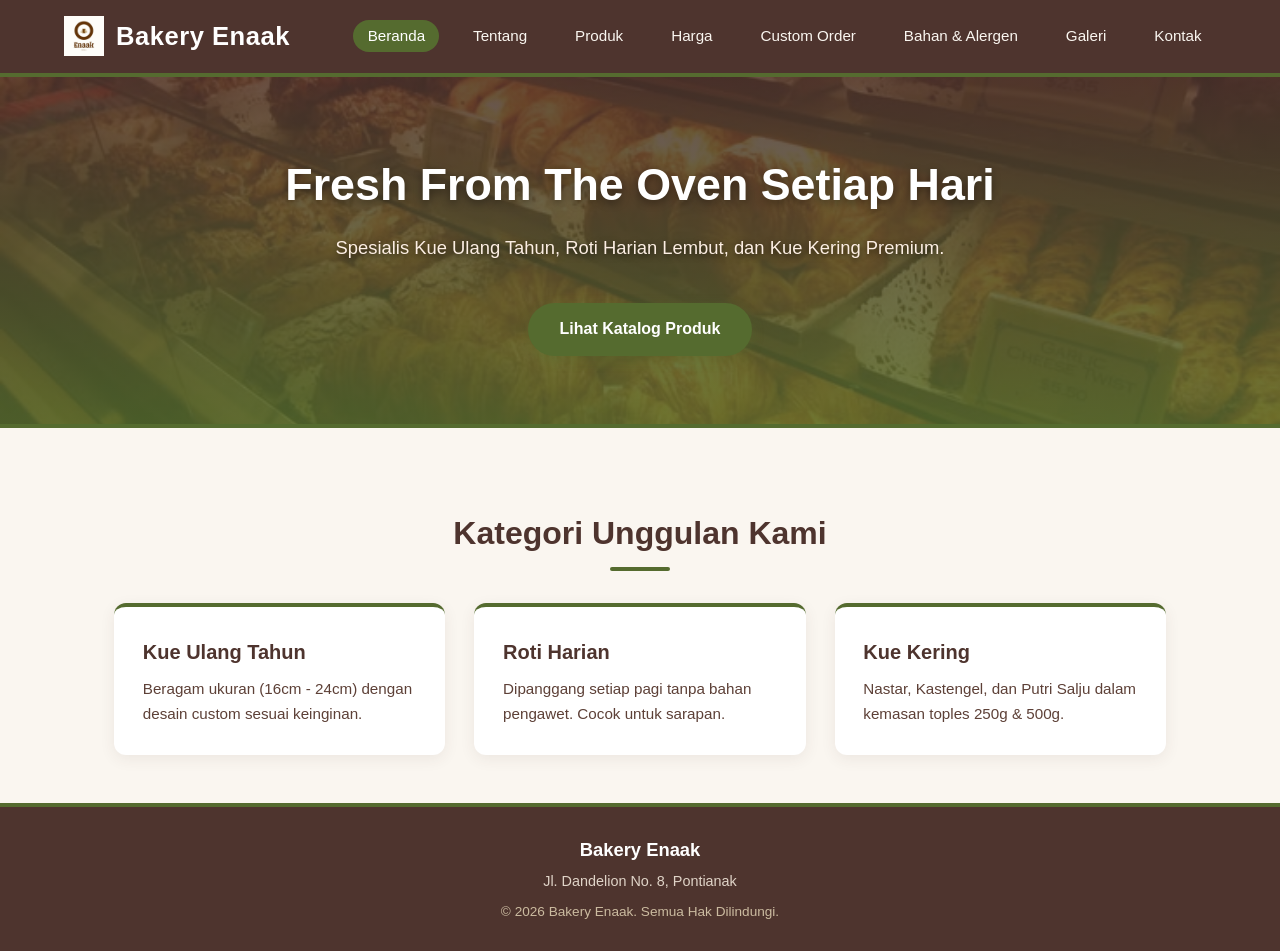
<file: index.html>
<!DOCTYPE html>
<html lang="id">
<head>
  <meta charset="UTF-8">
  <meta name="viewport" content="width=device-width, initial-scale=1.0">
  <title>Bakery Enaak - Beranda</title>
  <link rel="stylesheet" href="./styles/global.css">
  <link rel="stylesheet" href="./styles/index.css">
</head>
<body>
  <header>
    <a href="index.html" class="logo">Bakery Enaak</a>
    <nav>
      <ul>
        <li><a href="index.html" class="active">Beranda</a></li>
        <li><a href="pages/about.html">Tentang</a></li>
        <li><a href="pages/products.html">Produk</a></li>
        <li><a href="pages/pricing.html">Harga</a></li>
        <li><a href="pages/custom-order.html">Custom Order</a></li>
        <li><a href="pages/ingredients.html">Bahan & Alergen</a></li>
        <li><a href="pages/gallery.html">Galeri</a></li>
        <li><a href="pages/contact.html">Kontak</a></li>
      </ul>
    </nav>
  </header>

  <section class="hero">
    <h1>Fresh From The Oven Setiap Hari</h1>
    <p>Spesialis Kue Ulang Tahun, Roti Harian Lembut, dan Kue Kering Premium.</p>
    <a href="pages/products.html" class="btn">Lihat Katalog Produk</a>
  </section>

  <main class="container">
    <h2>Kategori Unggulan Kami</h2>
    <div class="highlight-grid">
      <div class="card">
        <h3>Kue Ulang Tahun</h3>
        <p>Beragam ukuran (16cm - 24cm) dengan desain custom sesuai keinginan.</p>
      </div>
      <div class="card">
        <h3>Roti Harian</h3>
        <p>Dipanggang setiap pagi tanpa bahan pengawet. Cocok untuk sarapan.</p>
      </div>
      <div class="card">
        <h3>Kue Kering</h3>
        <p>Nastar, Kastengel, dan Putri Salju dalam kemasan toples 250g & 500g.</p>
      </div>
    </div>
  </main>

  <footer>
    <p class="footer-brand"><strong>Bakery Enaak</strong></p>
    <p class="footer-address">Jl. Dandelion No. 8, Pontianak</p>
    <p class="footer-copy">&copy; 2026 Bakery Enaak. Semua Hak Dilindungi.</p>
  </footer>
</body>
</html>
</file>
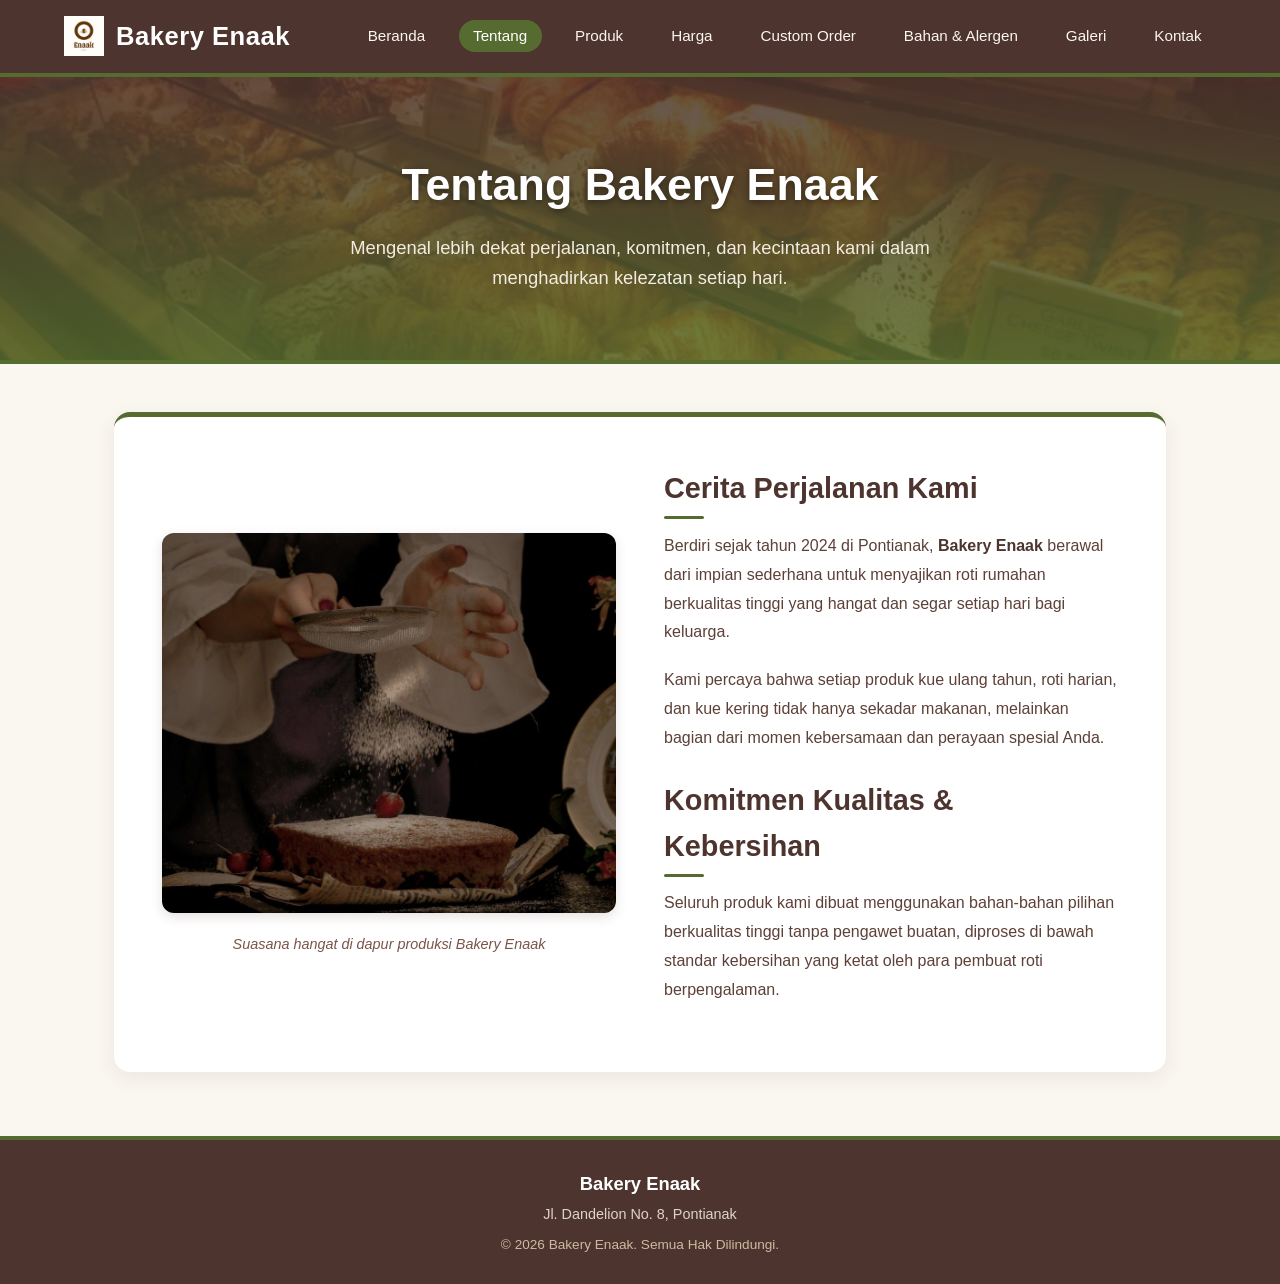
<file: pages/about.html>
<!DOCTYPE html>
<html lang="id">
<head>
  <meta charset="UTF-8">
  <meta name="viewport" content="width=device-width, initial-scale=1.0">
  <title>Bakery Enaak - Tentang Kami</title>
  <!-- Memanggil global.css terlebih dahulu, kemudian CSS khusus halaman about.css -->
  <link rel="stylesheet" href="../styles/global.css">
  <link rel="stylesheet" href="../styles/about.css">
</head>
<body>
  <!-- Elemen Semantik: Header & Navigasi -->
  <header>
    <a href="../index.html" class="logo">Bakery Enaak</a>
    <nav>
      <ul>
        <li><a href="../index.html">Beranda</a></li>
        <li><a href="about.html" class="active">Tentang</a></li>
        <li><a href="products.html">Produk</a></li>
        <li><a href="pricing.html">Harga</a></li>
        <li><a href="custom-order.html">Custom Order</a></li>
        <li><a href="ingredients.html">Bahan & Alergen</a></li>
        <li><a href="gallery.html">Galeri</a></li>
        <li><a href="contact.html">Kontak</a></li>
      </ul>
    </nav>
  </header>

  <!-- Elemen Semantik: Main -->
  <main>
    <!-- Section Banner / Hero Halaman Tentang -->
    <section class="about-hero">
      <h1>Tentang Bakery Enaak</h1>
      <p>Mengenal lebih dekat perjalanan, komitmen, dan kecintaan kami dalam menghadirkan kelezatan setiap hari.</p>
    </section>

    <!-- Section Konten Utama dengan Elemen Article & Figure -->
    <section class="container">
      <article class="about-grid">
        <figure class="about-image-wrapper">
          <img src="/assets/images/about/about-bake-cake.jpg" alt="Suasana dapur di Bakery Enaak">
          <figcaption>Suasana hangat di dapur produksi Bakery Enaak</figcaption>
        </figure>
        
        <div class="about-text">
          <h2>Cerita Perjalanan Kami</h2>
          <p>Berdiri sejak tahun 2024 di Pontianak, <strong>Bakery Enaak</strong> berawal dari impian sederhana untuk menyajikan roti rumahan berkualitas tinggi yang hangat dan segar setiap hari bagi keluarga.</p>
          <p>Kami percaya bahwa setiap produk kue ulang tahun, roti harian, dan kue kering tidak hanya sekadar makanan, melainkan bagian dari momen kebersamaan dan perayaan spesial Anda.</p>
          
          <h2>Komitmen Kualitas & Kebersihan</h2>
          <p>Seluruh produk kami dibuat menggunakan bahan-bahan pilihan berkualitas tinggi tanpa pengawet buatan, diproses di bawah standar kebersihan yang ketat oleh para pembuat roti berpengalaman.</p>
        </div>
      </article>
    </section>
  </main>

  <!-- Elemen Semantik: Footer Berisi Nama Usaha, Alamat Singkat, dan Tahun -->
  <footer>
    <p class="footer-brand"><strong>Bakery Enaak</strong></p>
    <p class="footer-address">Jl. Dandelion No. 8, Pontianak</p>
    <p class="footer-copy">&copy; 2026 Bakery Enaak. Semua Hak Dilindungi.</p>
  </footer>
</body>
</html>
</file>
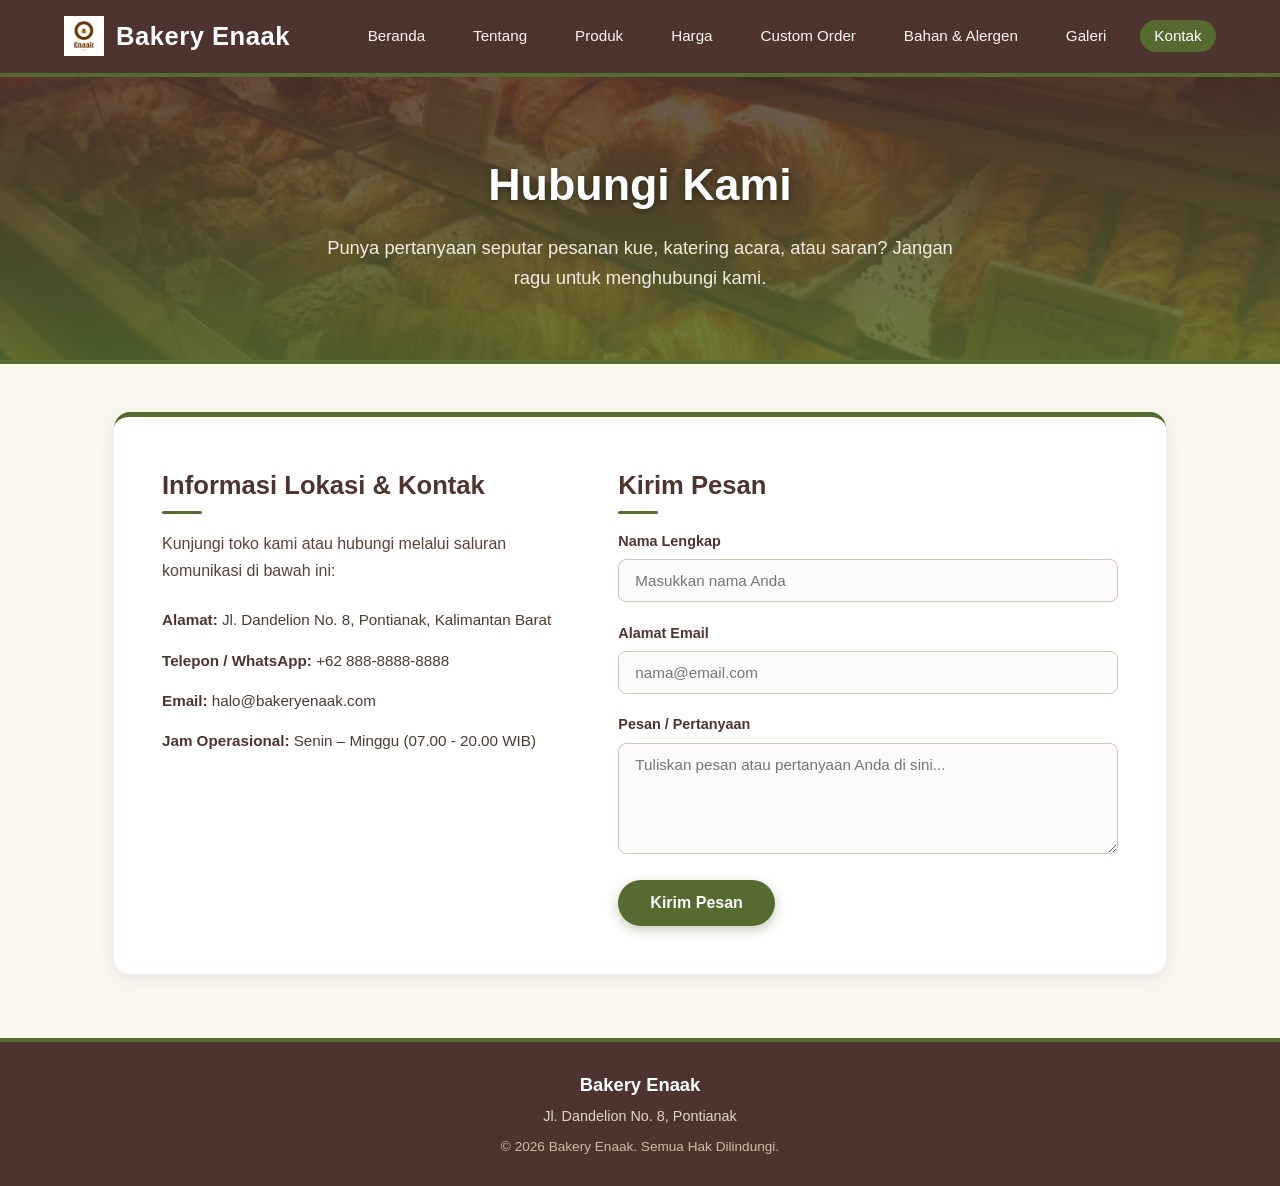
<file: pages/contact.html>
<!DOCTYPE html>
<html lang="id">
<head>
  <meta charset="UTF-8">
  <meta name="viewport" content="width=device-width, initial-scale=1.0">
  <title>Bakery Enaak - Kontak</title>
  <!-- Memanggil global.css terlebih dahulu, kemudian CSS khusus contact.css -->
  <link rel="stylesheet" href="../styles/global.css">
  <link rel="stylesheet" href="../styles/contact.css">
</head>
<body>
  <!-- Elemen Semantik: Header & Navigasi -->
  <header>
    <a href="../index.html" class="logo">Bakery Enaak</a>
    <nav>
      <ul>
        <li><a href="../index.html">Beranda</a></li>
        <li><a href="about.html">Tentang</a></li>
        <li><a href="products.html">Produk</a></li>
        <li><a href="pricing.html">Harga</a></li>
        <li><a href="custom-order.html">Custom Order</a></li>
        <li><a href="ingredients.html">Bahan & Alergen</a></li>
        <li><a href="gallery.html">Galeri</a></li>
        <li><a href="contact.html" class="active">Kontak</a></li>
      </ul>
    </nav>
  </header>

  <!-- Elemen Semantik: Main -->
  <main>
    <!-- Section Banner Kontak -->
    <section class="contact-hero">
      <h1>Hubungi Kami</h1>
      <p>Punya pertanyaan seputar pesanan kue, katering acara, atau saran? Jangan ragu untuk menghubungi kami.</p>
    </section>

    <!-- Section Konten Utama (Formulir & Informasi Kontak) -->
    <section class="container">
      <div class="contact-grid">
        <!-- Informasi & Alamat Toko -->
        <article class="contact-info">
          <h2>Informasi Lokasi & Kontak</h2>
          <p>Kunjungi toko kami atau hubungi melalui saluran komunikasi di bawah ini:</p>
          
          <ul class="info-list">
            <li><strong>Alamat:</strong> Jl. Dandelion No. 8, Pontianak, Kalimantan Barat</li>
            <li><strong>Telepon / WhatsApp:</strong> +62 888-8888-8888</li>
            <li><strong>Email:</strong> halo@bakeryenaak.com</li>
            <li><strong>Jam Operasional:</strong> Senin – Minggu (07.00 - 20.00 WIB)</li>
          </ul>
        </article>

        <!-- Formulir Pesan / Kritik Saran -->
        <article class="contact-form-wrapper">
          <h2>Kirim Pesan</h2>
          <form action="#" method="POST" class="contact-form">
            <div class="form-group">
              <label for="nama">Nama Lengkap</label>
              <input type="text" id="name" name="name" placeholder="Masukkan nama Anda" required>
            </div>

            <div class="form-group">
              <label for="email">Alamat Email</label>
              <input type="email" id="email" name="email" placeholder="nama@email.com" required>
            </div>

            <div class="form-group">
              <label for="pesan">Pesan / Pertanyaan</label>
              <textarea id="message" name="message" rows="5" placeholder="Tuliskan pesan atau pertanyaan Anda di sini..." required></textarea>
            </div>

            <button type="submit" class="btn">Kirim Pesan</button>
          </form>
        </article>
      </div>
    </section>
  </main>

  <!-- Elemen Semantik: Footer Berisi Nama Usaha, Alamat Singkat, dan Tahun -->
  <footer>
    <p class="footer-brand"><strong>Bakery Enaak</strong></p>
    <p class="footer-address">Jl. Dandelion No. 8, Pontianak</p>
    <p class="footer-copy">&copy; 2026 Bakery Enaak. Semua Hak Dilindungi.</p>
  </footer>
</body>
</html>
</file>
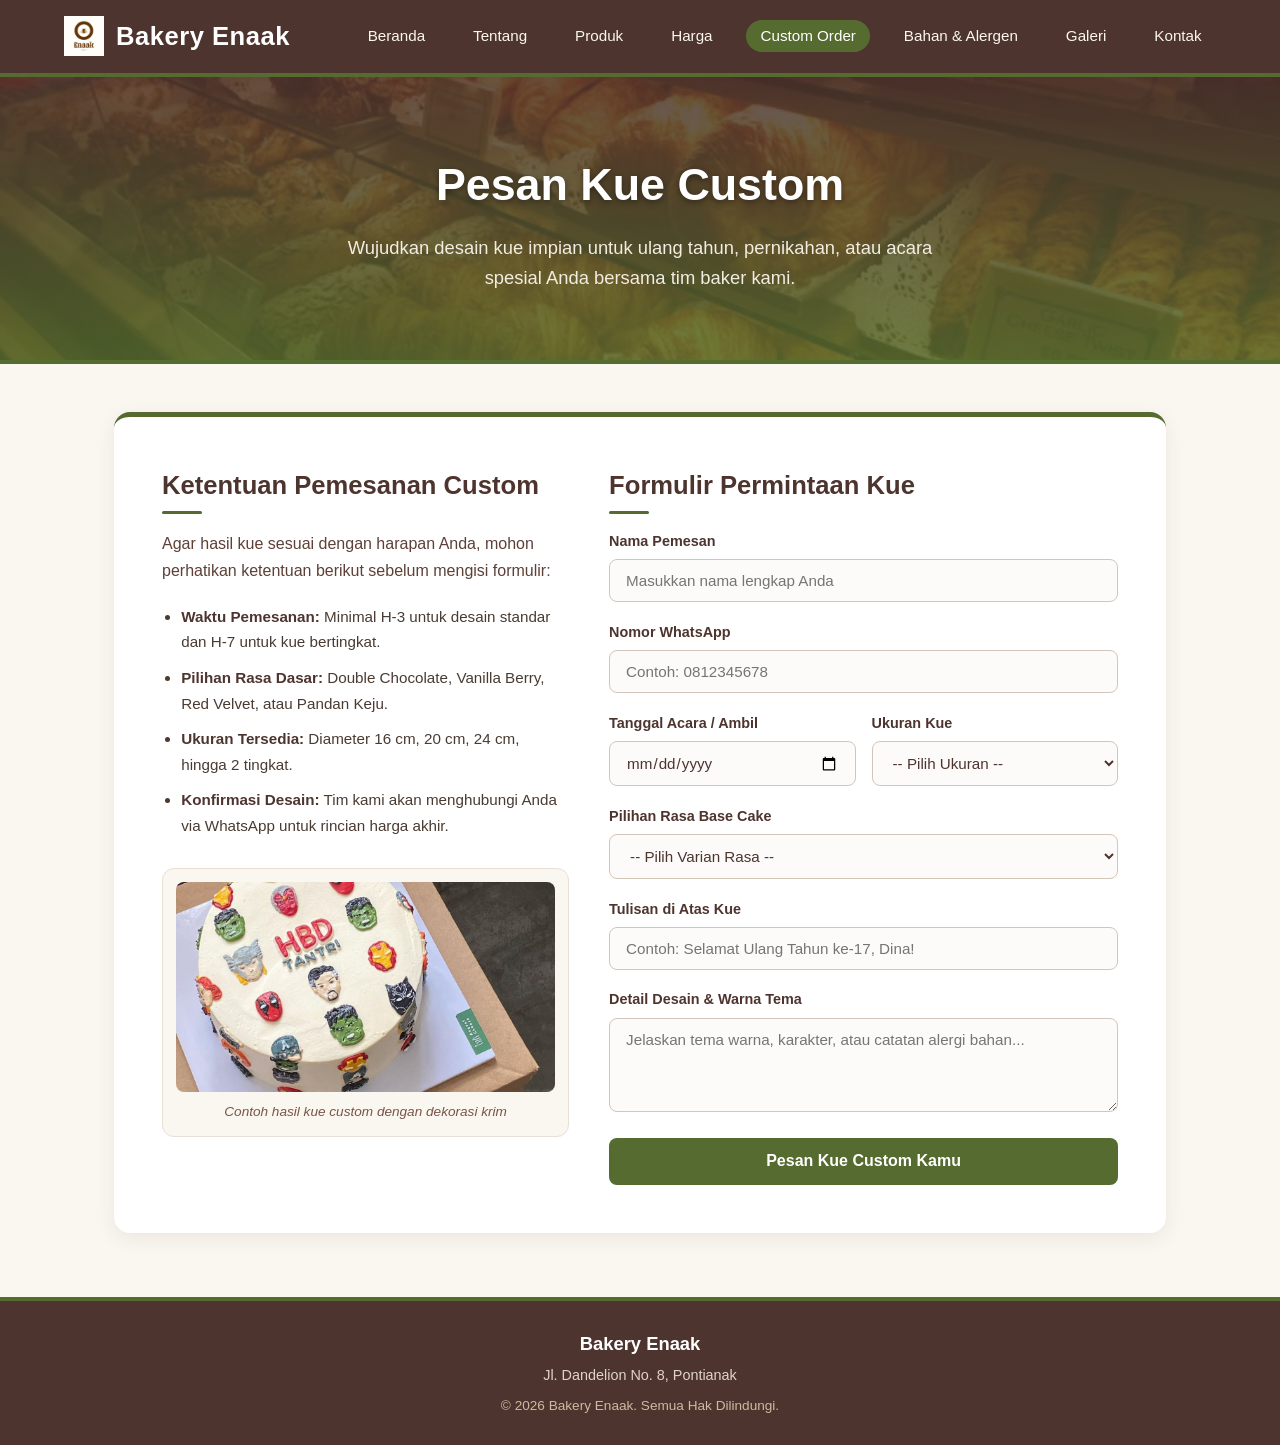
<file: pages/custom-order.html>
<!DOCTYPE html>
<html lang="id">
<head>
  <meta charset="UTF-8">
  <meta name="viewport" content="width=device-width, initial-scale=1.0">
  <title>Bakery Enaak - Custom Order</title>
  <!-- Memanggil global.css terlebih dahulu, kemudian CSS khusus custom-order.css -->
  <link rel="stylesheet" href="../styles/global.css">
  <link rel="stylesheet" href="../styles/custom-order.css">
</head>
<body>
  <!-- Elemen Semantik: Header & Navigasi -->
  <header>
    <a href="../index.html" class="logo">Bakery Enaak</a>
    <nav>
      <ul>
        <li><a href="../index.html">Beranda</a></li>
        <li><a href="about.html">Tentang</a></li>
        <li><a href="products.html">Produk</a></li>
        <li><a href="pricing.html">Harga</a></li>
        <li><a href="custom-order.html" class="active">Custom Order</a></li>
        <li><a href="ingredients.html">Bahan & Alergen</a></li>
        <li><a href="gallery.html">Galeri</a></li>
        <li><a href="contact.html">Kontak</a></li>
      </ul>
    </nav>
  </header>

  <!-- Elemen Semantik: Main -->
  <main>
    <!-- Section Banner Custom Order -->
    <section class="custom-hero">
      <h1>Pesan Kue Custom</h1>
      <p>Wujudkan desain kue impian untuk ulang tahun, pernikahan, atau acara spesial Anda bersama tim baker kami.</p>
    </section>

    <!-- Section Konten Utama (Panduan & Formulir Custom Order) -->
    <section class="container">
      <div class="custom-grid">
        <!-- Artikel 1: Panduan & Contoh Desain -->
        <article class="custom-guide">
          <h2>Ketentuan Pemesanan Custom</h2>
          <p>Agar hasil kue sesuai dengan harapan Anda, mohon perhatikan ketentuan berikut sebelum mengisi formulir:</p>
          <ul class="guide-list">
            <li><strong>Waktu Pemesanan:</strong> Minimal H-3 untuk desain standar dan H-7 untuk kue bertingkat.</li>
            <li><strong>Pilihan Rasa Dasar:</strong> Double Chocolate, Vanilla Berry, Red Velvet, atau Pandan Keju.</li>
            <li><strong>Ukuran Tersedia:</strong> Diameter 16 cm, 20 cm, 24 cm, hingga 2 tingkat.</li>
            <li><strong>Konfirmasi Desain:</strong> Tim kami akan menghubungi Anda via WhatsApp untuk rincian harga akhir.</li>
          </ul>

          <figure class="custom-sample">
            <img src="/assets/images/products/custom-cake-products.jpg" alt="Contoh kue ulang tahun custom dengan hiasan krim lembut di atas meja">
            <figcaption>Contoh hasil kue custom dengan dekorasi krim</figcaption>
          </figure>
        </article>

        <!-- Artikel 2: Formulir Pengajuan Custom Order -->
        <article class="custom-form-wrapper">
          <h2>Formulir Permintaan Kue</h2>
          <form action="#" method="POST" class="custom-form">
            <div class="form-group">
              <label for="pemesan">Nama Pemesan</label>
              <input type="text" id="customer" name="customer" placeholder="Masukkan nama lengkap Anda" required>
            </div>

            <div class="form-group">
              <label for="whatsapp">Nomor WhatsApp</label>
              <input type="tel" id="whatsapp" name="whatsapp" placeholder="Contoh: 0812345678" required>
            </div>

            <div class="form-row">
              <div class="form-group">
                <label for="tanggal">Tanggal Acara / Ambil</label>
                <input type="date" id="date" name="date" required>
              </div>

              <div class="form-group">
                <label for="ukuran">Ukuran Kue</label>
                <select id="size" name="size" required>
                  <option value="">-- Pilih Ukuran --</option>
                  <option value="16cm">Diameter 16 cm</option>
                  <option value="20cm">Diameter 20 cm</option>
                  <option value="24cm">Diameter 24 cm</option>
                  <option value="2tier">Kue Bertingkat (2 Tier)</option>
                </select>
              </div>
            </div>

            <div class="form-group">
              <label for="rasa">Pilihan Rasa Base Cake</label>
              <select id="flavor" name="flavor" required>
                <option value="">-- Pilih Varian Rasa --</option>
                <option value="cokelat">Double Chocolate</option>
                <option value="vanila">Vanilla Berry</option>
                <option value="red-velvet">Red Velvet Cream Cheese</option>
                <option value="pandan">Pandan Keju</option>
              </select>
            </div>

            <div class="form-group">
              <label for="ucapan">Tulisan di Atas Kue</label>
              <input type="text" id="message" name="message" placeholder="Contoh: Selamat Ulang Tahun ke-17, Dina!">
            </div>

            <div class="form-group">
              <label for="catatan">Detail Desain & Warna Tema</label>
              <textarea id="note" name="note" rows="4" placeholder="Jelaskan tema warna, karakter, atau catatan alergi bahan..." required></textarea>
            </div>

            <button type="submit" class="btn-submit">Pesan Kue Custom Kamu</button>
          </form>
        </article>
      </div>
    </section>
  </main>

  <!-- Elemen Semantik: Footer Berisi Nama Usaha, Alamat Singkat, dan Tahun -->
  <footer>
    <p class="footer-brand"><strong>Bakery Enaak</strong></p>
    <p class="footer-address">Jl. Dandelion No. 8, Pontianak</p>
    <p class="footer-copy">&copy; 2026 Bakery Enaak. Semua Hak Dilindungi.</p>
  </footer>
</body>
</html>
</file>
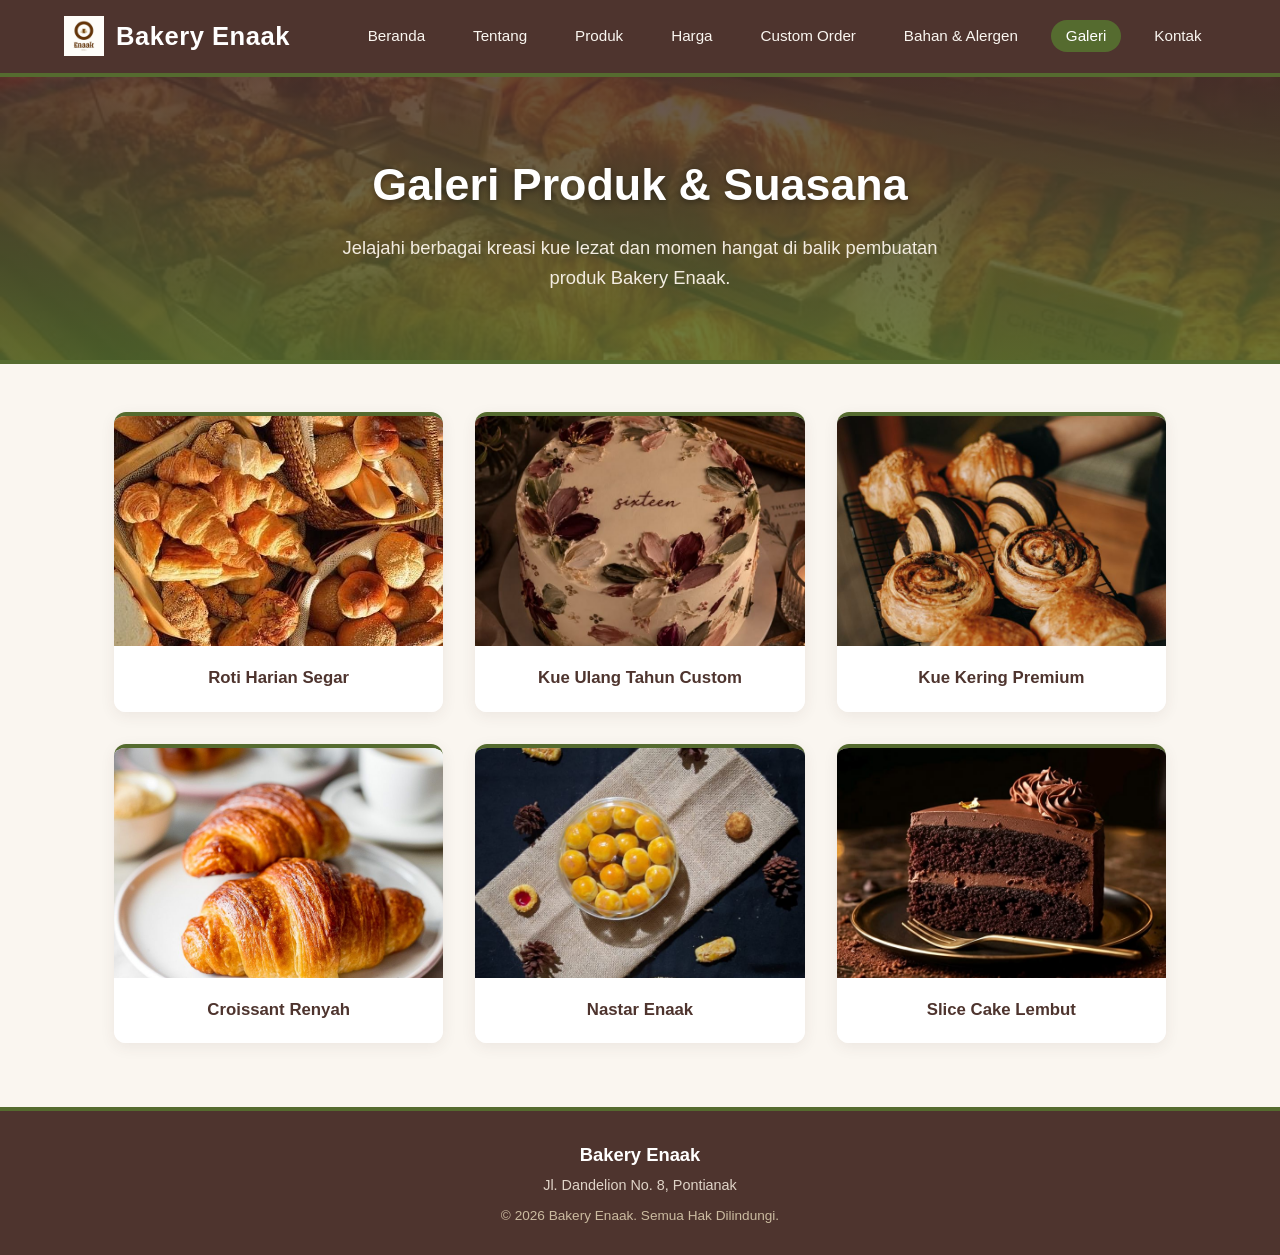
<file: pages/gallery.html>
<!DOCTYPE html>
<html lang="id">
<head>
  <meta charset="UTF-8">
  <meta name="viewport" content="width=device-width, initial-scale=1.0">
  <title>Bakery Enaak - Galeri</title>
  <!-- Memanggil global.css terlebih dahulu, kemudian CSS khusus gallery.css -->
  <link rel="stylesheet" href="../styles/global.css">
  <link rel="stylesheet" href="../styles/gallery.css">
</head>
<body>
  <!-- Elemen Semantik: Header & Navigasi -->
  <header>
    <a href="../index.html" class="logo">Bakery Enaak</a>
    <nav>
      <ul>
        <li><a href="../index.html">Beranda</a></li>
        <li><a href="about.html">Tentang</a></li>
        <li><a href="products.html">Produk</a></li>
        <li><a href="pricing.html">Harga</a></li>
        <li><a href="custom-order.html">Custom Order</a></li>
        <li><a href="ingredients.html">Bahan & Alergen</a></li>
        <li><a href="gallery.html" class="active">Galeri</a></li>
        <li><a href="contact.html">Kontak</a></li>
      </ul>
    </nav>
  </header>

  <!-- Elemen Semantik: Main -->
  <main>
    <!-- Section Banner Galeri -->
    <section class="gallery-hero">
      <h1>Galeri Produk & Suasana</h1>
      <p>Jelajahi berbagai kreasi kue lezat dan momen hangat di balik pembuatan produk Bakery Enaak.</p>
    </section>

    <!-- Section Konten Utama (6 Kotak Galeri) -->
    <section class="container">
      <div class="gallery-grid">
        <!-- Kotak 1 -->
        <article class="gallery-card">
          <figure>
            <img src="/assets/images/gallery/fresh-bread.jpg" alt="Roti tawar harian segar baru keluar dari oven dengan tekstur empuk dan warna keemasan">
            <figcaption>Roti Harian Segar</figcaption>
          </figure>
        </article>

        <!-- Kotak 2 -->
        <article class="gallery-card">
          <figure>
            <img src="/assets/images/gallery/custom-cake.jpg" alt="Kue ulang tahun">
            <figcaption>Kue Ulang Tahun Custom</figcaption>
          </figure>
        </article>

        <!-- Kotak 3 -->
        <article class="gallery-card">
          <figure>
            <img src="/assets/images/gallery/premium-bread.jpg" alt="Aneka kue kering premium">
            <figcaption>Kue Kering Premium</figcaption>
          </figure>
        </article>

        <!-- Kotak 4 -->
        <article class="gallery-card">
          <figure>
            <img src="/assets/images/gallery/croissants.jpg" alt="Croissant mentega renyah berlapis dengan aroma harum yang menggugah selera">
            <figcaption>Croissant Renyah</figcaption>
          </figure>
        </article>

        <!-- Kotak 5 -->
        <article class="gallery-card">
          <figure>
            <img src="/assets/images/gallery/pineapple-tart.jpg" alt=" Nastar yang bertekstur lembut dan lumer di mulut">
            <figcaption>Nastar Enaak</figcaption>
          </figure>
        </article>

        <!-- Kotak 6 -->
        <article class="gallery-card">
          <figure>
            <img src="/assets/images/gallery/slice-cake.jpg" alt="Potongan kue tart cokelat lezat dengan taburan cokelat serut di atas piring saji">
            <figcaption>Slice Cake Lembut</figcaption>
          </figure>
        </article>
      </div>
    </section>
  </main>

  <!-- Elemen Semantik: Footer Berisi Nama Usaha, Alamat Singkat, dan Tahun -->
  <footer>
    <p class="footer-brand"><strong>Bakery Enaak</strong></p>
    <p class="footer-address">Jl. Dandelion No. 8, Pontianak</p>
    <p class="footer-copy">&copy; 2026 Bakery Enaak. Semua Hak Dilindungi.</p>
  </footer>
</body>
</html>
</file>
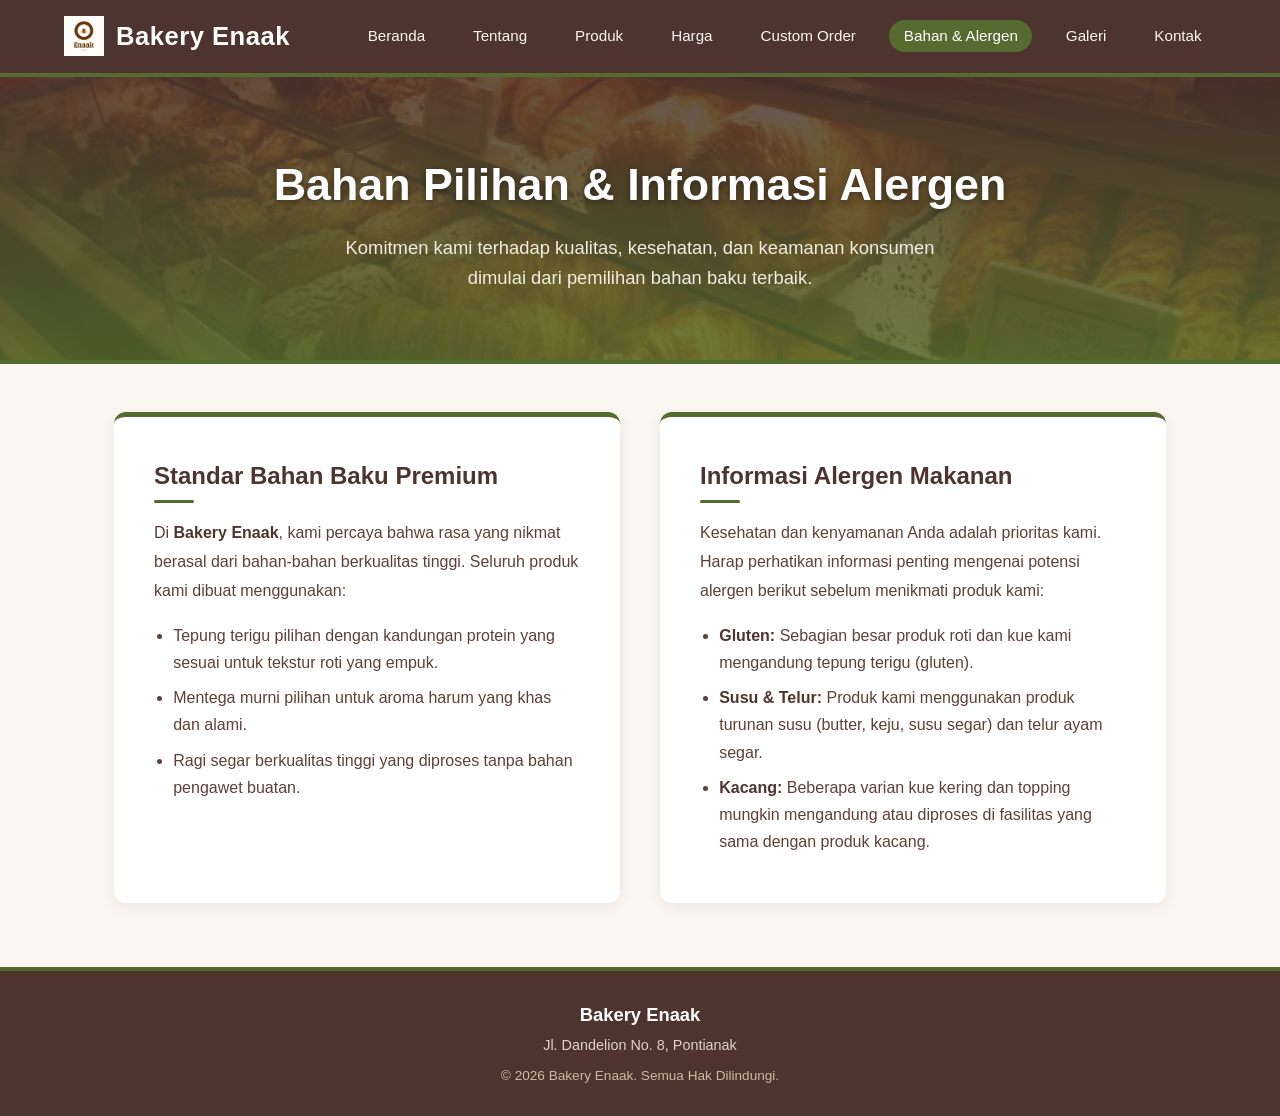
<file: pages/ingredients.html>
<!DOCTYPE html>
<html lang="id">
<head>
  <meta charset="UTF-8">
  <meta name="viewport" content="width=device-width, initial-scale=1.0">
  <title>Bakery Enaak - Bahan dan Alergen</title>
  <!-- Memanggil global.css terlebih dahulu, kemudian CSS khusus ingredients.css -->
  <link rel="stylesheet" href="../styles/global.css">
  <link rel="stylesheet" href="../styles/ingredients.css">
</head>
<body>
  <!-- Elemen Semantik: Header & Navigasi -->
  <header>
    <a href="../index.html" class="logo">Bakery Enaak</a>
    <nav>
      <ul>
        <li><a href="../index.html">Beranda</a></li>
        <li><a href="about.html">Tentang</a></li>
        <li><a href="products.html">Produk</a></li>
        <li><a href="pricing.html">Harga</a></li>
        <li><a href="custom-order.html">Custom Order</a></li>
        <li><a href="ingredients.html" class="active">Bahan & Alergen</a></li>
        <li><a href="gallery.html">Galeri</a></li>
        <li><a href="contact.html">Kontak</a></li>
      </ul>
    </nav>
  </header>

  <!-- Elemen Semantik: Main -->
  <main>
    <!-- Section Banner Bahan & Alergen -->
    <section class="ingredients-hero">
      <h1>Bahan Pilihan & Informasi Alergen</h1>
      <p>Komitmen kami terhadap kualitas, kesehatan, dan keamanan konsumen dimulai dari pemilihan bahan baku terbaik.</p>
    </section>

    <!-- Section Konten Utama -->
    <section class="container">
      <div class="ingredients-grid">
        <!-- Artikel 1: Bahan Baku -->
        <article class="ingredient-card">
          <h2>Standar Bahan Baku Premium</h2>
          <p>Di <strong>Bakery Enaak</strong>, kami percaya bahwa rasa yang nikmat berasal dari bahan-bahan berkualitas tinggi. Seluruh produk kami dibuat menggunakan:</p>
          <ul>
            <li>Tepung terigu pilihan dengan kandungan protein yang sesuai untuk tekstur roti yang empuk.</li>
            <li>Mentega murni pilihan untuk aroma harum yang khas dan alami.</li>
            <li>Ragi segar berkualitas tinggi yang diproses tanpa bahan pengawet buatan.</li>
          </ul>
        </article>

        <!-- Artikel 2: Informasi Alergen -->
        <article class="ingredient-card">
          <h2>Informasi Alergen Makanan</h2>
          <p>Kesehatan dan kenyamanan Anda adalah prioritas kami. Harap perhatikan informasi penting mengenai potensi alergen berikut sebelum menikmati produk kami:</p>
          <ul>
            <li><strong>Gluten:</strong> Sebagian besar produk roti dan kue kami mengandung tepung terigu (gluten).</li>
            <li><strong>Susu & Telur:</strong> Produk kami menggunakan produk turunan susu (butter, keju, susu segar) dan telur ayam segar.</li>
            <li><strong>Kacang:</strong> Beberapa varian kue kering dan topping mungkin mengandung atau diproses di fasilitas yang sama dengan produk kacang.</li>
          </ul>
        </article>
      </div>
    </section>
  </main>

  <!-- Elemen Semantik: Footer Berisi Nama Usaha, Alamat Singkat, dan Tahun -->
  <footer>
    <p class="footer-brand"><strong>Bakery Enaak</strong></p>
    <p class="footer-address">Jl. Dandelion No. 8, Pontianak</p>
    <p class="footer-copy">&copy; 2026 Bakery Enaak. Semua Hak Dilindungi.</p>
  </footer>
</body>
</html>
</file>
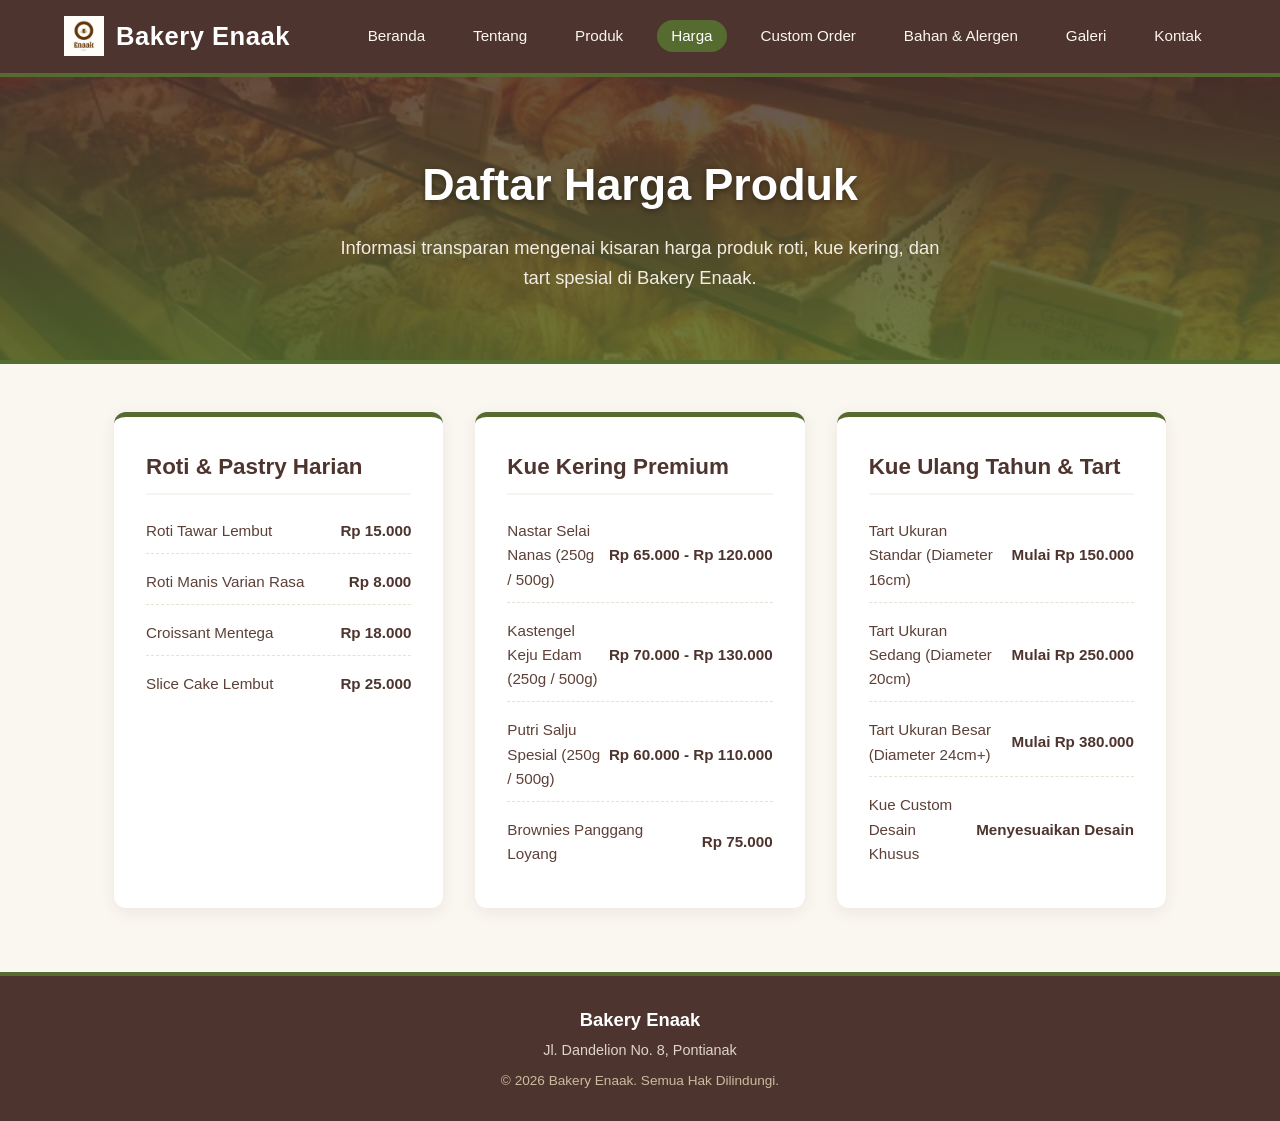
<file: pages/pricing.html>
<!DOCTYPE html>
<html lang="id">
<head>
  <meta charset="UTF-8">
  <meta name="viewport" content="width=device-width, initial-scale=1.0">
  <title>Bakery Enaak - Daftar Harga</title>
  <!-- Memanggil global.css terlebih dahulu, kemudian CSS khusus pricing.css -->
  <link rel="stylesheet" href="../styles/global.css">
  <link rel="stylesheet" href="../styles/pricing.css">
</head>
<body>
  <!-- Elemen Semantik: Header & Navigasi -->
  <header>
    <a href="../index.html" class="logo">Bakery Enaak</a>
    <nav>
      <ul>
        <li><a href="../index.html">Beranda</a></li>
        <li><a href="about.html">Tentang</a></li>
        <li><a href="products.html">Produk</a></li>
        <li><a href="pricing.html" class="active">Harga</a></li>
        <li><a href="custom-order.html">Custom Order</a></li>
        <li><a href="ingredients.html">Bahan & Alergen</a></li>
        <li><a href="gallery.html">Galeri</a></li>
        <li><a href="contact.html">Kontak</a></li>
      </ul>
    </nav>
  </header>

  <!-- Elemen Semantik: Main -->
  <main>
    <!-- Section Banner Harga -->
    <section class="pricing-hero">
      <h1>Daftar Harga Produk</h1>
      <p>Informasi transparan mengenai kisaran harga produk roti, kue kering, dan tart spesial di Bakery Enaak.</p>
    </section>

    <!-- Section Konten Utama (Daftar Harga / Kartu Harga) -->
    <section class="container">
      <div class="pricing-grid">
        <!-- Kategori 1: Roti Harian & Pastry -->
        <article class="pricing-card">
          <h2>Roti & Pastry Harian</h2>
          <ul class="price-list">
            <li><span>Roti Tawar Lembut</span> <strong>Rp 15.000</strong></li>
            <li><span>Roti Manis Varian Rasa</span> <strong>Rp 8.000</strong></li>
            <li><span>Croissant Mentega</span> <strong>Rp 18.000</strong></li>
            <li><span>Slice Cake Lembut</span> <strong>Rp 25.000</strong></li>
          </ul>
        </article>

        <!-- Kategori 2: Kue Kering Premium -->
        <article class="pricing-card">
          <h2>Kue Kering Premium</h2>
          <ul class="price-list">
            <li><span>Nastar Selai Nanas (250g / 500g)</span> <strong>Rp 65.000 - Rp 120.000</strong></li>
            <li><span>Kastengel Keju Edam (250g / 500g)</span> <strong>Rp 70.000 - Rp 130.000</strong></li>
            <li><span>Putri Salju Spesial (250g / 500g)</span> <strong>Rp 60.000 - Rp 110.000</strong></li>
            <li><span>Brownies Panggang Loyang</span> <strong>Rp 75.000</strong></li>
          </ul>
        </article>

        <!-- Kategori 3: Kue Ulang Tahun & Custom -->
        <article class="pricing-card">
          <h2>Kue Ulang Tahun & Tart</h2>
          <ul class="price-list">
            <li><span>Tart Ukuran Standar (Diameter 16cm)</span> <strong>Mulai Rp 150.000</strong></li>
            <li><span>Tart Ukuran Sedang (Diameter 20cm)</span> <strong>Mulai Rp 250.000</strong></li>
            <li><span>Tart Ukuran Besar (Diameter 24cm+)</span> <strong>Mulai Rp 380.000</strong></li>
            <li><span>Kue Custom Desain Khusus</span> <strong>Menyesuaikan Desain</strong></li>
          </ul>
        </article>
      </div>
    </section>
  </main>

  <!-- Elemen Semantik: Footer Berisi Nama Usaha, Alamat Singkat, dan Tahun -->
  <footer>
    <p class="footer-brand"><strong>Bakery Enaak</strong></p>
    <p class="footer-address">Jl. Dandelion No. 8, Pontianak</p>
    <p class="footer-copy">&copy; 2026 Bakery Enaak. Semua Hak Dilindungi.</p>
  </footer>
</body>
</html>
</file>
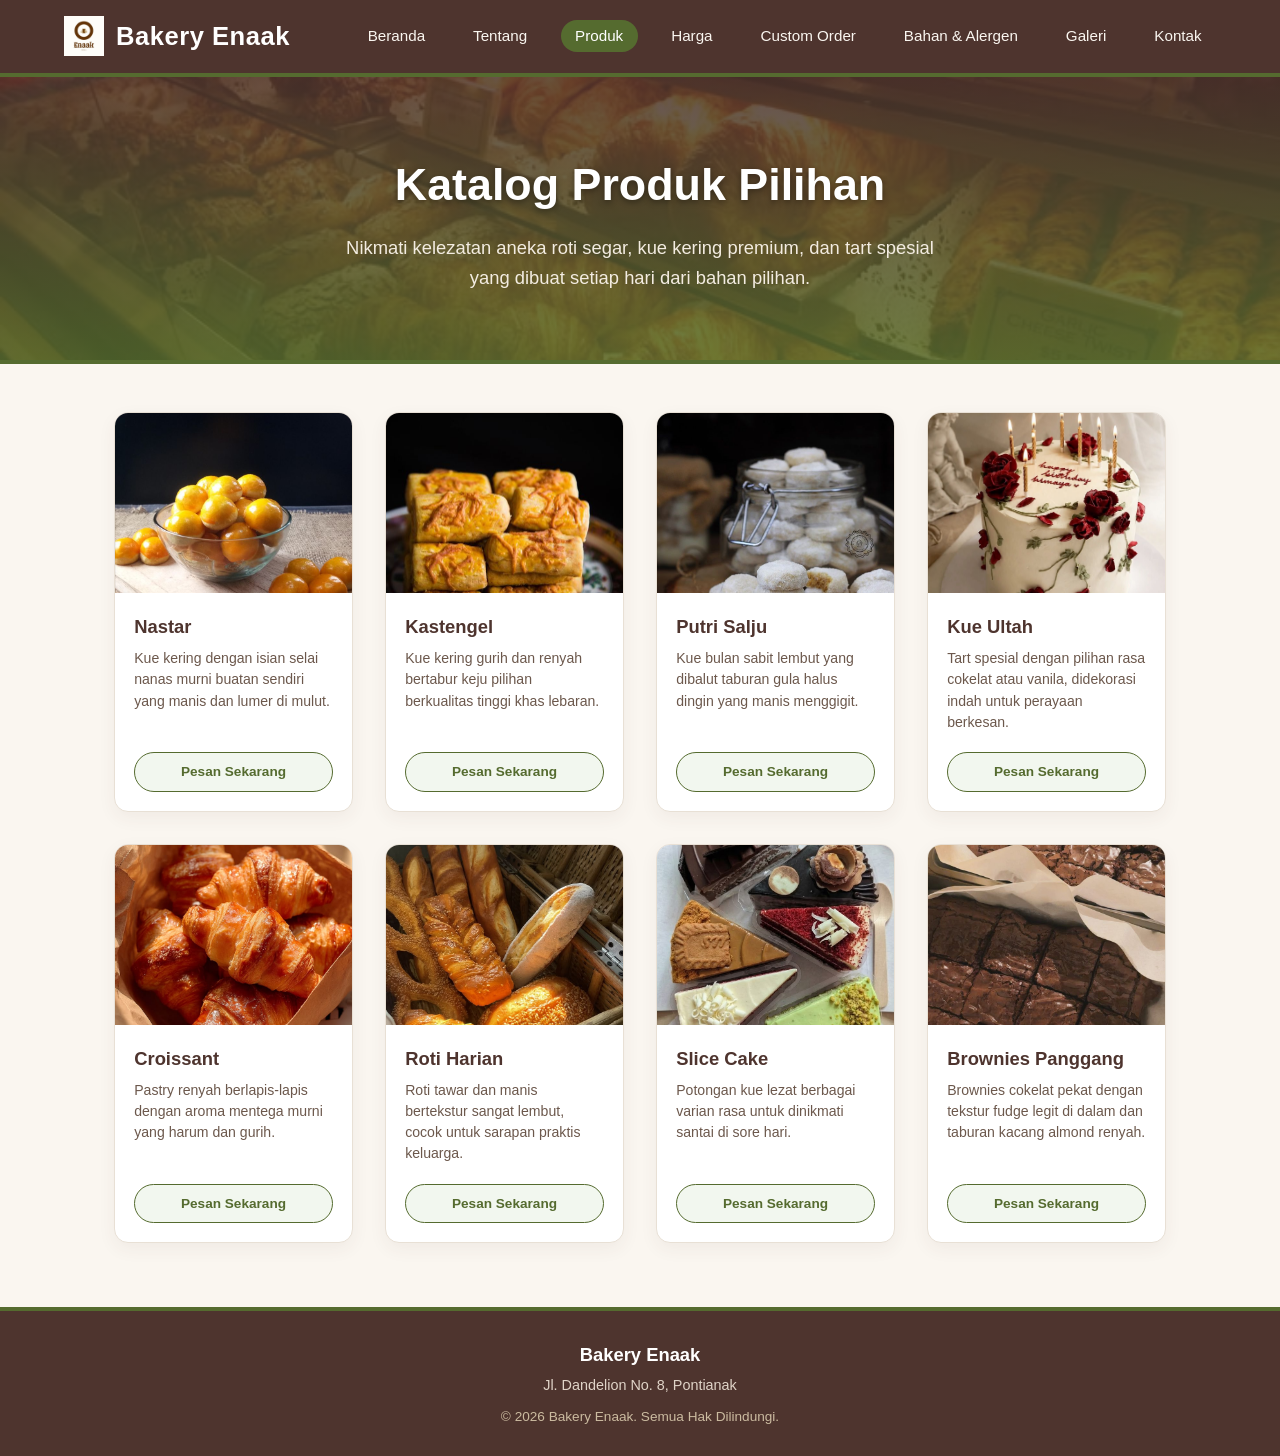
<file: pages/products.html>
<!DOCTYPE html>
<html lang="id">
<head>
  <meta charset="UTF-8">
  <meta name="viewport" content="width=device-width, initial-scale=1.0">
  <title>Bakery Enaak - Katalog Produk</title>
  <!-- Memanggil global.css terlebih dahulu, kemudian CSS khusus products.css -->
  <link rel="stylesheet" href="../styles/global.css">
  <link rel="stylesheet" href="../styles/products.css">
</head>
<body>
  <!-- Elemen Semantik: Header & Navigasi -->
  <header>
    <a href="../index.html" class="logo">Bakery Enaak</a>
    <nav>
      <ul>
        <li><a href="../index.html">Beranda</a></li>
        <li><a href="about.html">Tentang</a></li>
        <li><a href="products.html" class="active">Produk</a></li>
        <li><a href="pricing.html">Harga</a></li>
        <li><a href="custom-order.html">Custom Order</a></li>
        <li><a href="ingredients.html">Bahan & Alergen</a></li>
        <li><a href="gallery.html">Galeri</a></li>
        <li><a href="contact.html">Kontak</a></li>
      </ul>
    </nav>
  </header>

  <!-- Elemen Semantik: Main -->
  <main>
    <!-- Section Banner Katalog Produk -->
    <section class="products-hero">
      <h1>Katalog Produk Pilihan</h1>
      <p>Nikmati kelezatan aneka roti segar, kue kering premium, dan tart spesial yang dibuat setiap hari dari bahan pilihan.</p>
    </section>

    <!-- Section Konten Utama (8 Produk) -->
    <section class="container">
      <div class="products-grid">
        <!-- Produk 1: Nastar -->
        <article class="product-card">
          <figure>
            <img src="/assets/images/products/pineapple-tart-products.jpg" alt="Kue kering nastar keemasan isi selai nanas asli di dalam toples">
            <figcaption>
              <div>
                <h2>Nastar</h2>
                <p>Kue kering dengan isian selai nanas murni buatan sendiri yang manis dan lumer di mulut.</p>
              </div>
              <a href="contact.html" class="product-btn">Pesan Sekarang</a>
            </figcaption>
          </figure>
        </article>

        <!-- Produk 2: Kastengel -->
        <article class="product-card">
          <figure>
            <img src="/assets/images/products/kastengel-products.jpg" alt="Kue kering kastengel keju edam gurih dengan taburan keju melimpah di atasnya">
            <figcaption>
              <div>
                <h2>Kastengel</h2>
                <p>Kue kering gurih dan renyah bertabur keju pilihan berkualitas tinggi khas lebaran.</p>
              </div>
              <a href="contact.html" class="product-btn">Pesan Sekarang</a>
            </figcaption>
          </figure>
        </article>

        <!-- Produk 3: Putri Salju -->
        <article class="product-card">
          <figure>
            <img src="/assets/images/products/snow-white-cookies-products.jpg" alt="Kue kering putri salju lembut berbalut gula halus putih dingin yang manis">
            <figcaption>
              <div>
                <h2>Putri Salju</h2>
                <p>Kue bulan sabit lembut yang dibalut taburan gula halus dingin yang manis menggigit.</p>
              </div>
              <a href="contact.html" class="product-btn">Pesan Sekarang</a>
            </figcaption>
          </figure>
        </article>

        <!-- Produk 4: Kue Ultah -->
        <article class="product-card">
          <figure>
            <img src="/assets/images/products/birthday-cake-products.jpg" alt="Kue ulang tahun tart dekorasi cantik dengan hiasan krim cokelat dan buah segar">
            <figcaption>
              <div>
                <h2>Kue Ultah</h2>
                <p>Tart spesial dengan pilihan rasa cokelat atau vanila, didekorasi indah untuk perayaan berkesan.</p>
              </div>
              <a href="contact.html" class="product-btn">Pesan Sekarang</a>
            </figcaption>
          </figure>
        </article>

        <!-- Produk 5: Croissant -->
        <article class="product-card">
          <figure>
            <img src="/assets/images/products/croissant-products.jpg" alt="Croissant mentega renyah berlapis dengan warna keemasan yang menggugah selera">
            <figcaption>
              <div>
                <h2>Croissant</h2>
                <p>Pastry renyah berlapis-lapis dengan aroma mentega murni yang harum dan gurih.</p>
              </div>
              <a href="contact.html" class="product-btn">Pesan Sekarang</a>
            </figcaption>
          </figure>
        </article>

        <!-- Produk 6: Roti Harian -->
        <article class="product-card">
          <figure>
            <img src="/assets/images/products/bread-products.jpg" alt="Roti tawar dan roti manis empuk segar baru dipanggang dari oven setiap pagi">
            <figcaption>
              <div>
                <h2>Roti Harian</h2>
                <p>Roti tawar dan manis bertekstur sangat lembut, cocok untuk sarapan praktis keluarga.</p>
              </div>
              <a href="contact.html" class="product-btn">Pesan Sekarang</a>
            </figcaption>
          </figure>
        </article>

        <!-- Produk 7: Slice Cake -->
        <article class="product-card">
          <figure>
            <img src="/assets/images/products/slice-cake-products.jpg" alt="Potongan kue tart cokelat lembut di atas piring kecil siap dinikmati">
            <figcaption>
              <div>
                <h2>Slice Cake</h2>
                <p>Potongan kue lezat berbagai varian rasa untuk dinikmati santai di sore hari.</p>
              </div>
              <a href="contact.html" class="product-btn">Pesan Sekarang</a>
            </figcaption>
          </figure>
        </article>

        <!-- Produk 8: Brownies Panggang -->
        <article class="product-card">
          <figure>
            <img src="/assets/images/products/brownies-products.jpg" alt="Brownies panggang cokelat fudge legit dengan tekstur mengkilap di atas dan taburan almond">
            <figcaption>
              <div>
                <h2>Brownies Panggang</h2>
                <p>Brownies cokelat pekat dengan tekstur fudge legit di dalam dan taburan kacang almond renyah.</p>
              </div>
              <a href="contact.html" class="product-btn">Pesan Sekarang</a>
            </figcaption>
          </figure>
        </article>
      </div>
    </section>
  </main>

  <!-- Elemen Semantik: Footer Berisi Nama Usaha, Alamat Singkat, dan Tahun -->
  <footer>
    <p class="footer-brand"><strong>Bakery Enaak</strong></p>
    <p class="footer-address">Jl. Dandelion No. 8, Pontianak</p>
    <p class="footer-copy">&copy; 2026 Bakery Enaak. Semua Hak Dilindungi.</p>
  </footer>
</body>
</html>
</file>
<file: styles/global.css>
/* styles/global.css */

/* 1. VARIABEL WARNA & RESET DASAR */
:root {
  --dark-brown: #4e342e;      /* Cokelat espresso untuk header & footer */
  --warm-brown: #795548;   /* Cokelat susu untuk aksen */
  --green-sage: #556b2f;       /* Hijau daun/sage untuk garis & tombol */
  --soft-green: #f2f7ef;       /* Hijau pastel lembut */
  --soft-cream: #faf6f0;      /* Latar belakang halaman */
  --white: #ffffff;
}

/* Mengubah kelas .logo agar otomatis memuat gambar di sebelah kiri teks */
.logo {
  display: flex;
  align-items: center;
  gap: 0.75rem; /* Jarak antara logo dan teks */
  color: var(--white);
  font-size: 1.6rem;
  font-weight: bold;
  text-decoration: none;
  letter-spacing: 0.5px;
}

/* Memasukkan gambar logo secara otomatis via CSS */
.logo::before {
  content: "";
  display: inline-block;
  width: 40px;  /* Atur lebar logo */
  height: 40px; /* Atur tinggi logo */
  background-image: url(/assets/images/logo/logo-bakery.jpeg); /* Sesuaikan letak folder gambar kamu */
  background-size: contain;
  background-repeat: no-repeat;
  background-position: center;
}

* {
  margin: 0;
  padding: 0;
  box-sizing: border-box;
  font-family: 'Segoe UI', Tahoma, Geneva, Verdana, sans-serif;
}

html, body {
  height: 100%;
  margin: 0;
  padding: 0;
}

body {
  display: flex;
  flex-direction: column;
  min-height: 100vh;
  background-color: var(--soft-cream);
  color: var(--dark-brown);
  line-height: 1.6;
}

main {
  flex: 1;
}

/* 2. Navbar / header (garis hijau & tombol aktif) */
header {
  background-color: var(--dark-brown);
  padding: 1rem 5%;
  display: flex;
  justify-content: space-between;
  align-items: center;
  flex-wrap: wrap;
  border-bottom: 4px solid var(--green-sage);
  box-shadow: 0 2px 10px rgba(78, 52, 46, 0.15);
}

.logo {
  color: var(--white);
  font-size: 1.6rem;
  font-weight: bold;
  text-decoration: none;
  letter-spacing: 0.5px;
}

nav ul {
  list-style: none;
  display: flex;
  gap: 1.2rem;
  align-items: center;
  flex-wrap: wrap;
}

nav a {
  color: var(--soft-cream);
  text-decoration: none;
  font-size: 0.95rem;
  font-weight: 500;
  padding: 0.45rem 0.9rem;
  border-radius: 20px;
  transition: all 0.3s ease;
}

nav a:hover,
nav a.active {
  background-color: var(--green-sage);
  color: var(--white);
}

/* 3. KONTAINER & TOMBOL UMUM */
.container {
  max-width: 1100px;
  margin: 3rem auto;
  padding: 0 1.5rem;
}

.btn {
  display: inline-block;
  background-color: var(--green-sage);
  color: var(--white);
  padding: 0.85rem 2rem;
  border-radius: 30px;
  text-decoration: none;
  border: none;
  cursor: pointer;
  font-weight: bold;
  font-size: 1rem;
  box-shadow: 0 4px 12px rgba(85, 107, 47, 0.35);
  transition: all 0.3s ease;
}

.btn:hover {
  background-color: var(--warm-brown);
  transform: translateY(-2px);
}

/* 4. footer */
footer {
  background-color: var(--dark-brown);
  color: var(--soft-cream);
  text-align: center;
  padding: 1.8rem 1rem;
  border-top: 4px solid var(--green-sage);
  font-size: 0.95rem;
}

.footer-brand {
  font-size: 1.15rem;
  color: var(--white);
  margin-bottom: 0.3rem;
}

.footer-address {
  color: #e0d4c8;
  margin-bottom: 0.5rem;
  font-size: 0.9rem;
}

.footer-copy {
  font-size: 0.85rem;
  color: #cbbba0;
}
</file>
<file: styles/index.css>
/* styles/index.css */

/* 1. ANIMASI HERO KEYFRAMES */
@keyframes fadeSlideUp {
  0% {
    opacity: 0;
    transform: translateY(25px);
  }
  100% {
    opacity: 1;
    transform: translateY(0);
  }
}

@keyframes slowZoom {
  0% {
    transform: scale(1);
  }
  100% {
    transform: scale(1.08);
  }
}

/* 2. HERO BANNER DENGAN ANIMASI */
.hero {
 background-color: var(--dark-brown);
  background-image: linear-gradient(rgba(78, 52, 46, 0.85), rgba(85, 107, 47, 0.85)), 
                    url('../assets/images/hero/background-bakery.jpg');
  background-position: center;
  background-size: cover;
  background-repeat: no-repeat;
  color: var(--white);
  text-align: center;
  padding: 4.5rem 1.5rem;
  margin-bottom: 2rem;
  box-shadow: inset 0 -4px 0 var(--green-sage);
  animation: slowZoom 18s ease-in-out infinite alternate;
}

.hero .btn {
  position: relative;
  z-index: 1;
}

.hero h1 {
  font-size: 2.8rem;
  margin-bottom: 0.8rem;
  color: var(--white);
  text-shadow: 0 3px 8px rgba(0, 0, 0, 0.4);
  animation: fadeSlideUp 0.8s ease-out forwards;
}

.hero p {
  font-size: 1.15rem;
  max-width: 650px;
  margin: 0 auto 2.5rem auto;
  color: #fceee3;
  text-shadow: 0 2px 6px rgba(0, 0, 0, 0.6);
  opacity: 0;
  animation: fadeSlideUp 0.8s ease-out 0.25s forwards;
}

.hero .btn {
  opacity: 0;
  animation: fadeSlideUp 0.8s ease-out 0.5s forwards;
}

/* 3. KATEGORI UNGGULAN (HORIZONTAL 3 KOLOM) */
.container h2 {
  text-align: center;
  color: var(--dark-brown);
  font-size: 2rem;
  margin-bottom: 2rem;
  position: relative;
}

.container h2::after {
  content: "";
  display: block;
  width: 60px;
  height: 4px;
  background-color: var(--green-sage);
  margin: 0.5rem auto 0 auto;
  border-radius: 2px;
}

.highlight-grid {
  display: grid;
  grid-template-columns: repeat(3, 1fr);
  gap: 1.8rem;
  width: 100%;
}

.card {
  background-color: var(--white);
  padding: 1.8rem;
  border-radius: 12px;
  border-top: 4px solid var(--green-sage);
  box-shadow: 0 4px 15px rgba(78, 52, 46, 0.08);
  transition: transform 0.3s ease, box-shadow 0.3s ease;
}

.card:hover {
  transform: translateY(-4px);
  box-shadow: 0 8px 20px rgba(85, 107, 47, 0.15);
  background-color: var(--soft-green);
}

.card h3 {
  color: var(--dark-brown);
  font-size: 1.25rem;
  margin-bottom: 0.6rem;
}

.card p {
  color: #5d4037;
  font-size: 0.95rem;
}
</file>
<file: styles/about.css>
/* styles/about.css */

/* --- HERO BANNER HALAMAN TENTANG (MENGGUNAKAN VARIABEL :ROOT) --- */
.about-hero {
  background-color: var(--dark-brown);
  background-image: linear-gradient(rgba(78, 52, 46, 0.85), rgba(85, 107, 47, 0.85)), 
                    url('../assets/images/hero/background-bakery.jpg');
  background-position: center;
  background-size: cover;
  background-repeat: no-repeat;
  color: var(--white);
  text-align: center;
  padding: 4.5rem 1.5rem;
  margin-bottom: 2rem;
  box-shadow: inset 0 -4px 0 var(--green-sage);
}

.about-hero h1 {
  font-size: 2.8rem;
  margin-bottom: 0.8rem;
  color: var(--white);
  text-shadow: 0 2px 6px rgba(0, 0, 0, 0.4);
}

.about-hero p {
  font-size: 1.15rem;
  max-width: 650px;
  margin: 0 auto;
  color: #f3ece1;
}

/* --- KONTROL GRID UTAMA (GAMBAR & TEKS BERJEJER) --- */
.about-grid {
  display: grid;
  grid-template-columns: 1fr 1fr;
  gap: 3rem;
  align-items: center;
  background-color: var(--white);
  padding: 3rem;
  border-radius: 16px;
  border-top: 5px solid var(--green-sage);
  box-shadow: 0 6px 20px rgba(78, 52, 46, 0.08);
  margin-bottom: 4rem;
}

/* --- BAGIAN GAMBAR & FIGURE --- */
.about-image-wrapper {
  margin: 0;
}

.about-image-wrapper img {
  width: 100%;
  height: 380px;
  object-fit: cover;
  border-radius: 12px;
  box-shadow: 0 4px 12px rgba(78, 52, 46, 0.15);
  transition: transform 0.3s ease;
}

.about-image-wrapper img:hover {
  transform: scale(1.02);
}

.about-image-wrapper figcaption {
  text-align: center;
  font-size: 0.9rem;
  color: var(--warm-brown);
  margin-top: 0.8rem;
  font-style: italic;
}

/* --- BAGIAN TEKS & ARTIKEL --- */
.about-text h2 {
  color: var(--dark-brown);
  font-size: 1.8rem;
  margin-top: 1.5rem;
  margin-bottom: 0.8rem;
  position: relative;
}

.about-text h2:first-of-type {
  margin-top: 0;
}

/* Garis kecil pemanis di bawah sub-judul */
.about-text h2::after {
  content: "";
  display: block;
  width: 40px;
  height: 3px;
  background-color: var(--green-sage);
  margin-top: 0.3rem;
  border-radius: 2px;
}

.about-text p {
  color: #5d4037;
  font-size: 1rem;
  margin-bottom: 1.2rem;
  line-height: 1.8;
}

.about-text strong {
  color: var(--dark-brown);
}

/* --- RESPONSIF UNTUK HP / LAYAR KECIL --- */
@media (max-width: 768px) {
  .about-grid {
    grid-template-columns: 1fr;
    padding: 1.5rem;
    gap: 2rem;
  }
  
  .about-hero {
    padding: 3.5rem 1rem;
  }

  .about-hero h1 {
    font-size: 2.2rem;
  }

  .about-image-wrapper img {
    height: 260px;
  }
}
</file>
<file: styles/contact.css>
/* styles/contact.css */

/* --- BANNER HALAMAN KONTAK --- */
.contact-hero {
  background-color: var(--dark-brown);
  background: linear-gradient(rgba(78, 52, 46, 0.85), rgba(85, 107, 47, 0.85)),  
              url('../assets/images/hero/background-bakery.jpg') ;
  background-position: center;
  background-size: cover;
  background-repeat: no-repeat;
  color: var(--white);
  text-align: center;
  padding: 4.5rem 1.5rem;
  margin-bottom: 2rem;
  box-shadow: inset 0 -4px 0 var(--green-sage);
}

.contact-hero h1 {
  font-size: 2.8rem;
  margin-bottom: 0.8rem;
  color: var(--white);
  text-shadow: 0 2px 6px rgba(0, 0, 0, 0.4);
}

.contact-hero p {
  font-size: 1.15rem;
  max-width: 650px;
  margin: 0 auto;
  color: #f3ece1;
}

/* --- TATA LETAK GRID (INFORMASI & FORMULIR) --- */
.contact-grid {
  display: grid;
  grid-template-columns: 1fr 1.2fr;
  gap: 2.5rem;
  background-color: var(--white);
  padding: 3rem;
  border-radius: 16px;
  border-top: 5px solid var(--green-sage);
  box-shadow: 0 6px 20px rgba(78, 52, 46, 0.08);
  margin-bottom: 4rem;
}

/* --- BAGIAN INFORMASI --- */
.contact-info h2,
.contact-form-wrapper h2 {
  color: var(--dark-brown);
  font-size: 1.6rem;
  margin-bottom: 1rem;
  position: relative;
}

.contact-info h2::after,
.contact-form-wrapper h2::after {
  content: "";
  display: block;
  width: 40px;
  height: 3px;
  background-color: var(--green-sage);
  margin-top: 0.3rem;
  border-radius: 2px;
}

.contact-info p {
  color: #5d4037;
  margin-bottom: 1.5rem;
  line-height: 1.7;
}

.info-list {
  list-style: none;
  padding: 0;
}

.info-list li {
  margin-bottom: 1rem;
  color: #4a3b32;
  font-size: 0.95rem;
  line-height: 1.6;
}

.info-list strong {
  color: var(--dark-brown);
}

/* --- BAGIAN FORMULIR --- */
.contact-form .form-group {
  margin-bottom: 1.2rem;
}

.contact-form label {
  display: block;
  font-size: 0.9rem;
  font-weight: 600;
  color: var(--dark-brown);
  margin-bottom: 0.4rem;
}

.contact-form input,
.contact-form textarea {
  width: 100%;
  padding: 0.75rem 1rem;
  border: 1px solid #d4c5b9;
  border-radius: 8px;
  background-color: #fcfbfa;
  color: var(--dark-brown);
  font-size: 0.95rem;
  font-family: inherit;
  transition: border-color 0.3s ease, box-shadow 0.3s ease;
}

.contact-form input:focus,
.contact-form textarea:focus {
  outline: none;
  border-color: var(--green-sage);
  box-shadow: 0 0 0 3px rgba(85, 107, 47, 0.15);
  background-color: var(--white);
}

/* --- RESPONSIF UNTUK HP / LAYAR KECIL --- */
@media (max-width: 768px) {
  .contact-grid {
    grid-template-columns: 1fr;
    padding: 1.5rem;
    gap: 2rem;
  }
  
  .contact-hero {
    padding: 3.5rem 1rem;
  }

  .contact-hero h1 {
    font-size: 2.2rem;
  }
}
</file>
<file: styles/custom-order.css>
/* styles/custom-order.css */

/* --- BANNER HALAMAN CUSTOM ORDER --- */
.custom-hero {
  background-color: var(--dark-brown);
  background-image: linear-gradient(rgba(78, 52, 46, 0.85), rgba(85, 107, 47, 0.85)), 
                    url('../assets/images/hero/background-bakery.jpg');
  background-position: center;
  background-size: cover;
  background-repeat: no-repeat;
  color: var(--white);
  text-align: center;
  padding: 4.5rem 1.5rem;
  margin-bottom: 2rem;
  box-shadow: inset 0 -4px 0 var(--green-sage);
}

.custom-hero h1 {
  font-size: 2.8rem;
  margin-bottom: 0.8rem;
  color: var(--white);
  text-shadow: 0 2px 6px rgba(0, 0, 0, 0.4);
}

.custom-hero p {
  font-size: 1.15rem;
  max-width: 620px;
  margin: 0 auto;
  color: #f3ece1;
}

/* --- TATA LETAK GRID KONTEN --- */
.custom-grid {
  display: grid;
  grid-template-columns: 1fr 1.25fr;
  gap: 2.5rem;
  background-color: var(--white);
  padding: 3rem;
  border-radius: 16px;
  border-top: 5px solid var(--green-sage);
  box-shadow: 0 6px 20px rgba(78, 52, 46, 0.08);
  margin-bottom: 4rem;
}

/* --- BAGIAN PANDUAN & GAMBAR CONTOH --- */
.custom-guide h2,
.custom-form-wrapper h2 {
  color: var(--dark-brown);
  font-size: 1.6rem;
  margin-bottom: 1rem;
  position: relative;
}

.custom-guide h2::after,
.custom-form-wrapper h2::after {
  content: "";
  display: block;
  width: 40px;
  height: 3px;
  background-color: var(--green-sage);
  margin-top: 0.3rem;
  border-radius: 2px;
}

.custom-guide p {
  color: #5d4037;
  line-height: 1.7;
  margin-bottom: 1.2rem;
}

.guide-list {
  margin-left: 1.2rem;
  color: #4a3b32;
  line-height: 1.7;
  margin-bottom: 1.8rem;
}

.guide-list li {
  margin-bottom: 0.6rem;
  font-size: 0.95rem;
}

.guide-list strong {
  color: var(--dark-brown);
}

.custom-sample {
  margin: 0;
  background-color: var(--soft-cream);
  padding: 0.8rem;
  border-radius: 12px;
  border: 1px solid #e8e0d5;
}

.custom-sample img {
  width: 100%;
  height: 210px;
  object-fit: cover;
  border-radius: 8px;
  display: block;
}

.custom-sample figcaption {
  font-size: 0.85rem;
  color: var(--warm-brown);
  text-align: center;
  margin-top: 0.6rem;
  font-style: italic;
}

/* --- BAGIAN FORMULIR CUSTOM ORDER --- */
.custom-form .form-row {
  display: grid;
  grid-template-columns: 1fr 1fr;
  gap: 1rem;
}

.custom-form .form-group {
  margin-bottom: 1.15rem;
}

.custom-form label {
  display: block;
  font-size: 0.9rem;
  font-weight: 600;
  color: var(--dark-brown);
  margin-bottom: 0.4rem;
}

.custom-form input,
.custom-form select,
.custom-form textarea {
  width: 100%;
  padding: 0.75rem 1rem;
  border: 1px solid #d4c5b9;
  border-radius: 8px;
  background-color: #fcfbfa;
  color: var(--dark-brown);
  font-size: 0.95rem;
  font-family: inherit;
  transition: border-color 0.3s ease, box-shadow 0.3s ease;
}

.custom-form input:focus,
.custom-form select:focus,
.custom-form textarea:focus {
  outline: none;
  border-color: var(--green-sage);
  box-shadow: 0 0 0 3px rgba(85, 107, 47, 0.15);
  background-color: var(--white);
}

.btn-submit {
  width: 100%;
  padding: 0.9rem 1.5rem;
  background-color: var(--green-sage);
  color: var(--white);
  border: none;
  border-radius: 8px;
  font-size: 1rem;
  font-weight: 600;
  cursor: pointer;
  transition: background-color 0.3s ease, transform 0.2s ease;
}

.btn-submit:hover {
  background-color: var(--dark-brown);
  transform: translateY(-2px);
}

/* --- RESPONSIF UNTUK TABLET & HP --- */
@media (max-width: 850px) {
  .custom-grid {
    grid-template-columns: 1fr;
    padding: 1.8rem;
    gap: 2rem;
  }
}

@media (max-width: 550px) {
  .custom-form .form-row {
    grid-template-columns: 1fr;
    gap: 0;
  }

  .custom-hero {
    padding: 3.5rem 1rem;
  }

  .custom-hero h1 {
    font-size: 2.2rem;
  }
}
</file>
<file: styles/gallery.css>
/* styles/gallery.css */

/* --- BANNER HALAMAN GALERI --- */
.gallery-hero {
  background-color: var(--dark-brown);
  background-image: linear-gradient(rgba(78, 52, 46, 0.85), rgba(85, 107, 47, 0.85)), 
                    url('../assets/images/hero/background-bakery.jpg');
  background-position: center;
  background-size: cover;
  background-repeat: no-repeat;
  color: var(--white);
  text-align: center;
  padding: 4.5rem 1.5rem;
  margin-bottom: 2rem;
  box-shadow: inset 0 -4px 0 var(--green-sage);
}

.gallery-hero h1 {
  font-size: 2.8rem;
  margin-bottom: 0.8rem;
  color: var(--white);
  text-shadow: 0 2px 6px rgba(0, 0, 0, 0.4);
}

.gallery-hero p {
  font-size: 1.15rem;
  max-width: 600px;
  margin: 0 auto;
  color: #f3ece1;
}

/* --- GRID 6 KOTAK GALERI --- */
.gallery-grid {
  display: grid;
  grid-template-columns: repeat(3, 1fr);
  gap: 2rem;
  margin-bottom: 4rem;
}

.gallery-card {
  background-color: var(--white);
  border-radius: 12px;
  overflow: hidden;
  border-top: 4px solid var(--green-sage);
  box-shadow: 0 4px 15px rgba(78, 52, 46, 0.08);
  transition: transform 0.3s ease, box-shadow 0.3s ease;
}

.gallery-card:hover {
  transform: translateY(-5px);
  box-shadow: 0 8px 22px rgba(85, 107, 47, 0.2);
}

.gallery-card figure {
  margin: 0;
  padding: 0;
}

.gallery-card img {
  width: 100%;
  height: 230px;
  object-fit: cover;
  display: block;
  transition: transform 0.4s ease;
}

.gallery-card:hover img {
  transform: scale(1.05);
}

.gallery-card figcaption {
  padding: 1.2rem;
  text-align: center;
  font-weight: 600;
  color: var(--dark-brown);
  font-size: 1.05rem;
  background-color: var(--white);
}

/* --- RESPONSIF UNTUK HP / LAYAR KECIL --- */
@media (max-width: 900px) {
  .gallery-grid {
    grid-template-columns: repeat(2, 1fr);
    gap: 1.5rem;
  }
}

@media (max-width: 600px) {
  .gallery-grid {
    grid-template-columns: 1fr;
  }

  .gallery-hero {
    padding: 3.5rem 1rem;
  }

  .gallery-hero h1 {
    font-size: 2.2rem;
  }
}
</file>
<file: styles/ingredients.css>
/* styles/ingredients.css */

/* --- BANNER HALAMAN BAHAN & ALERGEN --- */
.ingredients-hero {
  background-color: var(--dark-brown);
  background-image: linear-gradient(rgba(78, 52, 46, 0.85), rgba(85, 107, 47, 0.85)), 
                    url('../assets/images/hero/background-bakery.jpg');
  background-position: center;
  background-size: cover;
  background-repeat: no-repeat;
  color: var(--white);
  text-align: center;
  padding: 4.5rem 1.5rem;
  margin-bottom: 2rem;
  box-shadow: inset 0 -4px 0 var(--green-sage);
}

.ingredients-hero h1 {
  font-size: 2.8rem;
  margin-bottom: 0.8rem;
  color: var(--white);
  text-shadow: 0 2px 6px rgba(0, 0, 0, 0.4);
}

.ingredients-hero p {
  font-size: 1.15rem;
  max-width: 600px;
  margin: 0 auto;
  color: #f3ece1;
}

/* --- TATA LETAK GRID KONTEN --- */
.ingredients-grid {
  display: grid;
  grid-template-columns: 1fr 1fr;
  gap: 2.5rem;
  margin-bottom: 4rem;
}

.ingredient-card {
  background-color: var(--white);
  padding: 2.5rem;
  border-radius: 12px;
  border-top: 5px solid var(--green-sage);
  box-shadow: 0 4px 15px rgba(78, 52, 46, 0.08);
  transition: transform 0.3s ease, box-shadow 0.3s ease;
}

.ingredient-card:hover {
  transform: translateY(-4px);
  box-shadow: 0 8px 22px rgba(85, 107, 47, 0.15);
}

.ingredient-card h2 {
  color: var(--dark-brown);
  font-size: 1.5rem;
  margin-bottom: 1rem;
  position: relative;
}

.ingredient-card h2::after {
  content: "";
  display: block;
  width: 40px;
  height: 3px;
  background-color: var(--green-sage);
  margin-top: 0.3rem;
  border-radius: 2px;
}

.ingredient-card p {
  color: #5d4037;
  line-height: 1.8;
  font-size: 1rem;
  margin-bottom: 1rem;
}

.ingredient-card ul {
  margin-left: 1.2rem;
  color: #5d4037;
  line-height: 1.7;
}

.ingredient-card li {
  margin-bottom: 0.5rem;
}

.ingredient-card strong {
  color: var(--dark-brown);
}

/* --- RESPONSIF UNTUK HP / LAYAR KECIL --- */
@media (max-width: 768px) {
  .ingredients-grid {
    grid-template-columns: 1fr;
    gap: 1.5rem;
  }

  .ingredients-hero {
    padding: 3.5rem 1rem;
  }

  .ingredients-hero h1 {
    font-size: 2.2rem;
  }
}
</file>
<file: styles/pricing.css>
/* styles/pricing.css */

/* --- BANNER HALAMAN HARGA --- */
.pricing-hero {
  background-color: var(--dark-brown);
  background-image: linear-gradient(rgba(78, 52, 46, 0.85), rgba(85, 107, 47, 0.85)), 
                    url('../assets/images/hero/background-bakery.jpg');
  background-position: center;
  background-size: cover;
  background-repeat: no-repeat;
  color: var(--white);
  text-align: center;
  padding: 4.5rem 1.5rem;
  margin-bottom: 2rem;
  box-shadow: inset 0 -4px 0 var(--green-sage);
}

.pricing-hero h1 {
  font-size: 2.8rem;
  margin-bottom: 0.8rem;
  color: var(--white);
  text-shadow: 0 2px 6px rgba(0, 0, 0, 0.4);
}

.pricing-hero p {
  font-size: 1.15rem;
  max-width: 600px;
  margin: 0 auto;
  color: #f3ece1;
}

/* --- TATA LETAK GRID KARTU HARGA --- */
.pricing-grid {
  display: grid;
  grid-template-columns: repeat(3, 1fr);
  gap: 2rem;
  margin-bottom: 4rem;
}

.pricing-card {
  background-color: var(--white);
  padding: 2rem;
  border-radius: 12px;
  border-top: 5px solid var(--green-sage);
  box-shadow: 0 4px 15px rgba(78, 52, 46, 0.08);
  transition: transform 0.3s ease, box-shadow 0.3s ease;
  display: flex;
  flex-direction: column;
}

.pricing-card:hover {
  transform: translateY(-4px);
  box-shadow: 0 8px 22px rgba(85, 107, 47, 0.15);
}

.pricing-card h2 {
  color: var(--dark-brown);
  font-size: 1.4rem;
  margin-bottom: 1.5rem;
  position: relative;
  padding-bottom: 0.5rem;
  border-bottom: 2px solid var(--soft-green);
}

/* Daftar Harga di dalam Kartu */
.price-list {
  list-style: none;
  padding: 0;
  margin: 0;
  display: flex;
  flex-direction: column;
  gap: 1rem;
}

.price-list li {
  display: flex;
  justify-content: space-between;
  align-items: center;
  font-size: 0.95rem;
  color: #5d4037;
  padding-bottom: 0.6rem;
  border-bottom: 1px dashed #e8e0d5;
}

.price-list li:last-child {
  border-bottom: none;
}

.price-list span {
  flex: 1;
  padding-right: 0.5rem;
}

.price-list strong {
  color: var(--dark-brown);
  font-weight: 700;
  white-space: nowrap;
}

/* --- RESPONSIF UNTUK TABLET & HP --- */
@media (max-width: 992px) {
  .pricing-grid {
    grid-template-columns: 1fr;
    gap: 1.5rem;
    max-width: 600px;
    margin-left: auto;
    margin-right: auto;
  }

  .pricing-hero {
    padding: 3.5rem 1rem;
  }

  .pricing-hero h1 {
    font-size: 2.2rem;
  }
}
</file>
<file: styles/products.css>
/* styles/products.css */

/* --- BANNER HALAMAN PRODUK --- */
.products-hero {
  background-color: var(--dark-brown);
  background-image: linear-gradient(rgba(78, 52, 46, 0.85), rgba(85, 107, 47, 0.85)), 
                    url('../assets/images/hero/background-bakery.jpg');
  background-position: center;
  background-size: cover;
  background-repeat: no-repeat;
  color: var(--white);
  text-align: center;
  padding: 4.5rem 1.5rem;
  margin-bottom: 2rem;
  box-shadow: inset 0 -4px 0 var(--green-sage);
}

.products-hero h1 {
  font-size: 2.8rem;
  margin-bottom: 0.8rem;
  color: var(--white);
  text-shadow: 0 2px 6px rgba(0, 0, 0, 0.4);
}

.products-hero p {
  font-size: 1.15rem;
  max-width: 600px;
  margin: 0 auto;
  color: #f3ece1;
}

/* --- GRID 8 PRODUK (Gaya Kartu Berbingkai & Tombol) --- */
.products-grid {
  display: grid;
  grid-template-columns: repeat(4, 1fr);
  gap: 2rem;
  margin-bottom: 4rem;
}

.product-card {
  background-color: var(--white);
  border-radius: 14px;
  overflow: hidden;
  border: 1px solid #e8e0d5; /* Bingkai halus pembeda */
  box-shadow: 0 6px 18px rgba(78, 52, 46, 0.06);
  transition: all 0.3s ease;
  display: flex;
  flex-direction: column;
}

.product-card:hover {
  transform: translateY(-6px);
  box-shadow: 0 12px 25px rgba(85, 107, 47, 0.15);
  border-color: var(--green-sage);
}

.product-card figure {
  margin: 0;
  display: flex;
  flex-direction: column;
  height: 100%;
}

.product-card img {
  width: 100%;
  height: 180px;
  object-fit: cover;
}

.product-card figcaption {
  padding: 1.2rem;
  display: flex;
  flex-direction: column;
  flex-grow: 1;
  justify-content: space-between;
}

.product-card h2 {
  font-size: 1.15rem;
  color: var(--dark-brown);
  margin-bottom: 0.4rem;
  font-weight: 600;
}

.product-card p {
  font-size: 0.88rem;
  color: #6c584c;
  line-height: 1.5;
  margin-bottom: 1.2rem;
}

/* Tombol aksi kecil di dalam kartu produk */
.product-btn {
  display: inline-block;
  text-align: center;
  background-color: var(--soft-green);
  color: var(--green-sage);
  padding: 0.5rem 1rem;
  border-radius: 20px;
  font-size: 0.85rem;
  font-weight: 600;
  text-decoration: none;
  transition: all 0.3s ease;
  border: 1px solid var(--green-sage);
  margin-top: auto;
}

.product-btn:hover {
  background-color: var(--green-sage);
  color: var(--white);
}

/* --- RESPONSIF --- */
@media (max-width: 1024px) {
  .products-grid {
    grid-template-columns: repeat(2, 1fr);
    gap: 1.5rem;
  }
}

@media (max-width: 600px) {
  .products-grid {
    grid-template-columns: 1fr;
  }

  .products-hero {
    padding: 3.5rem 1rem;
  }

  .products-hero h1 {
    font-size: 2.2rem;
  }
}
</file>
